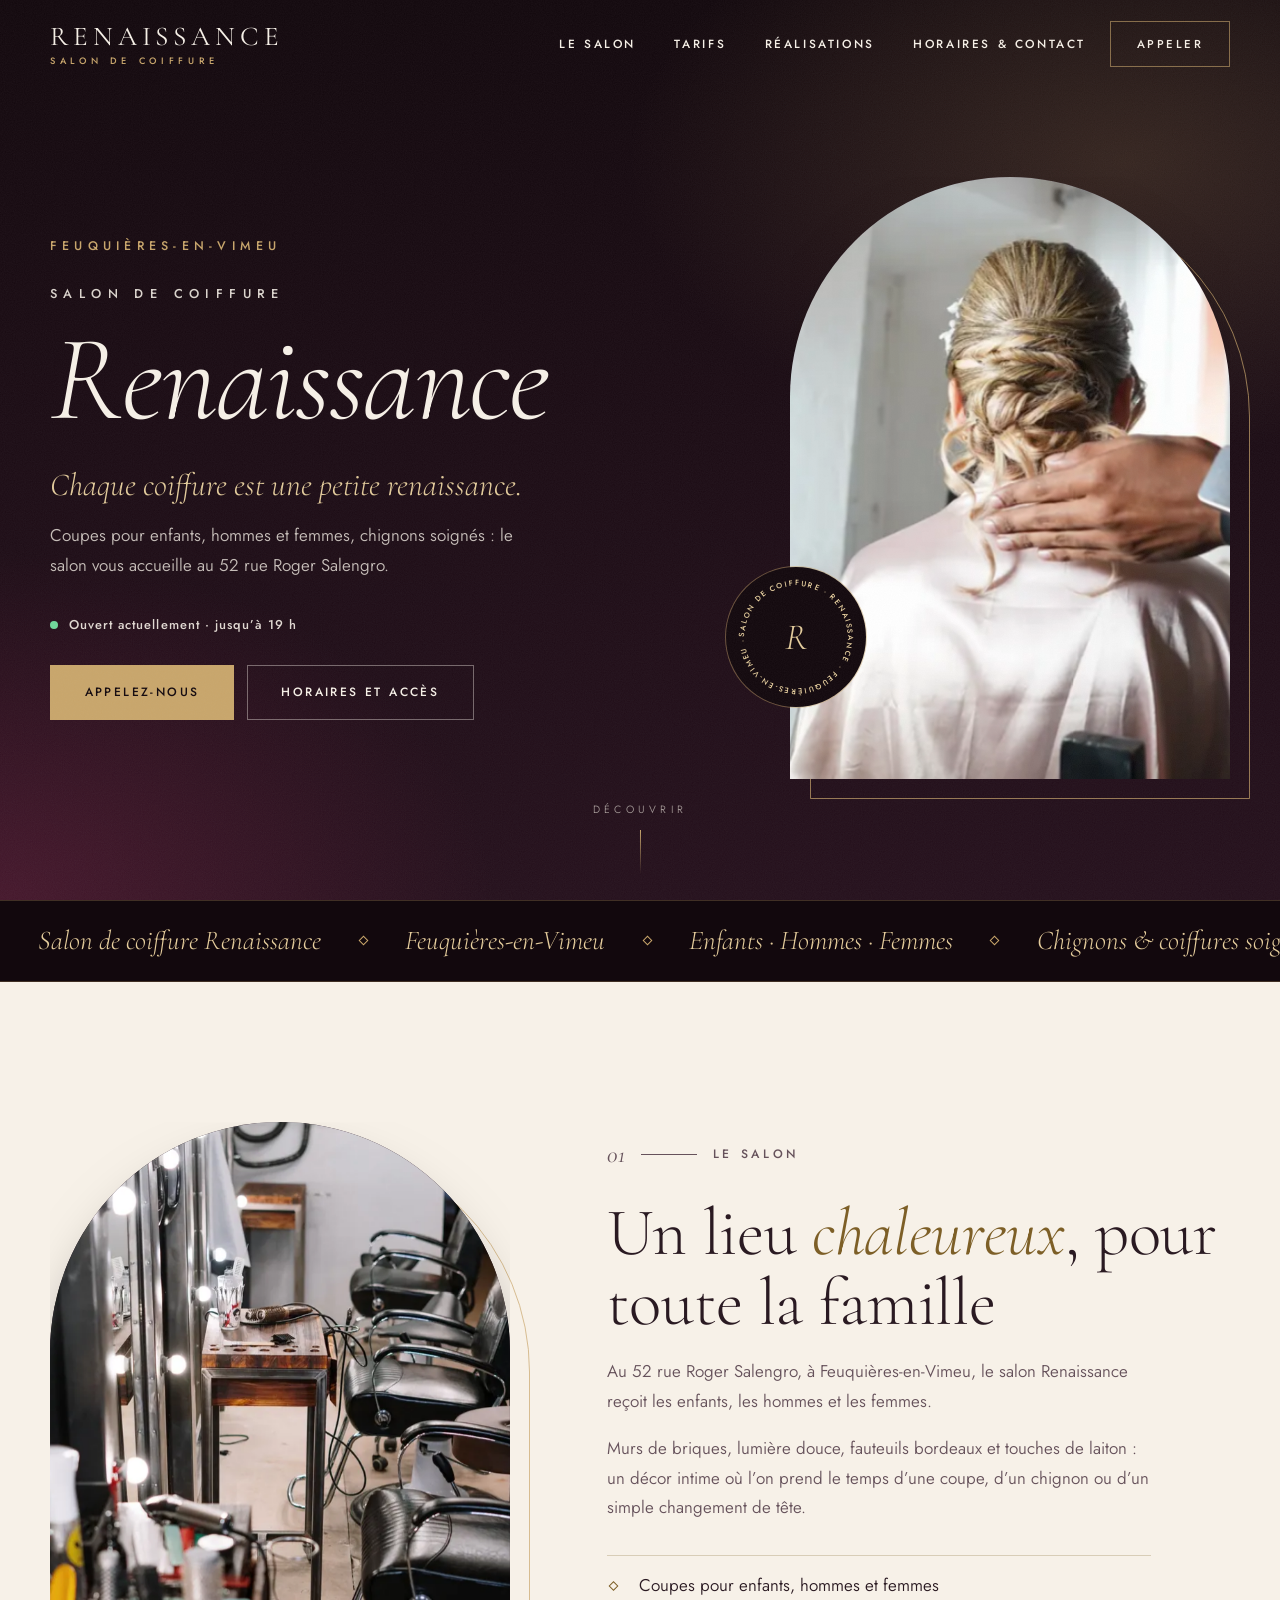
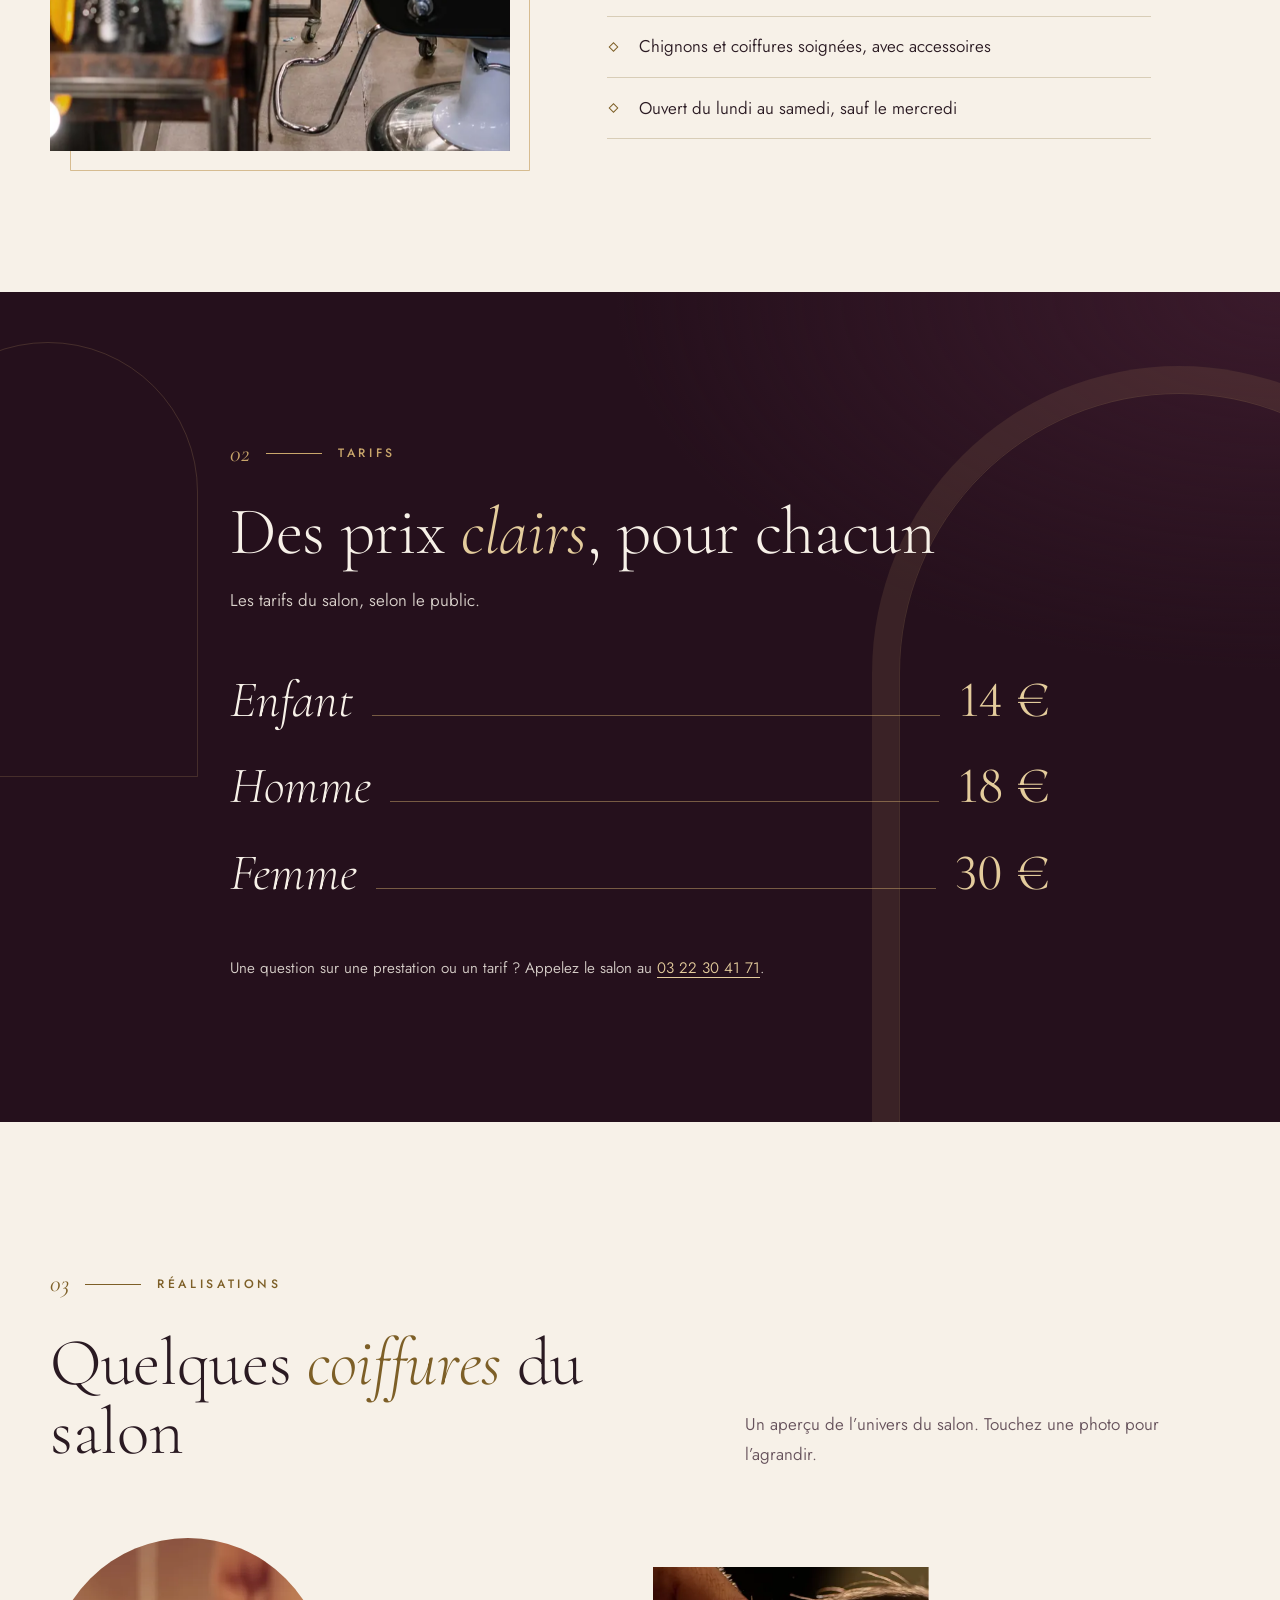
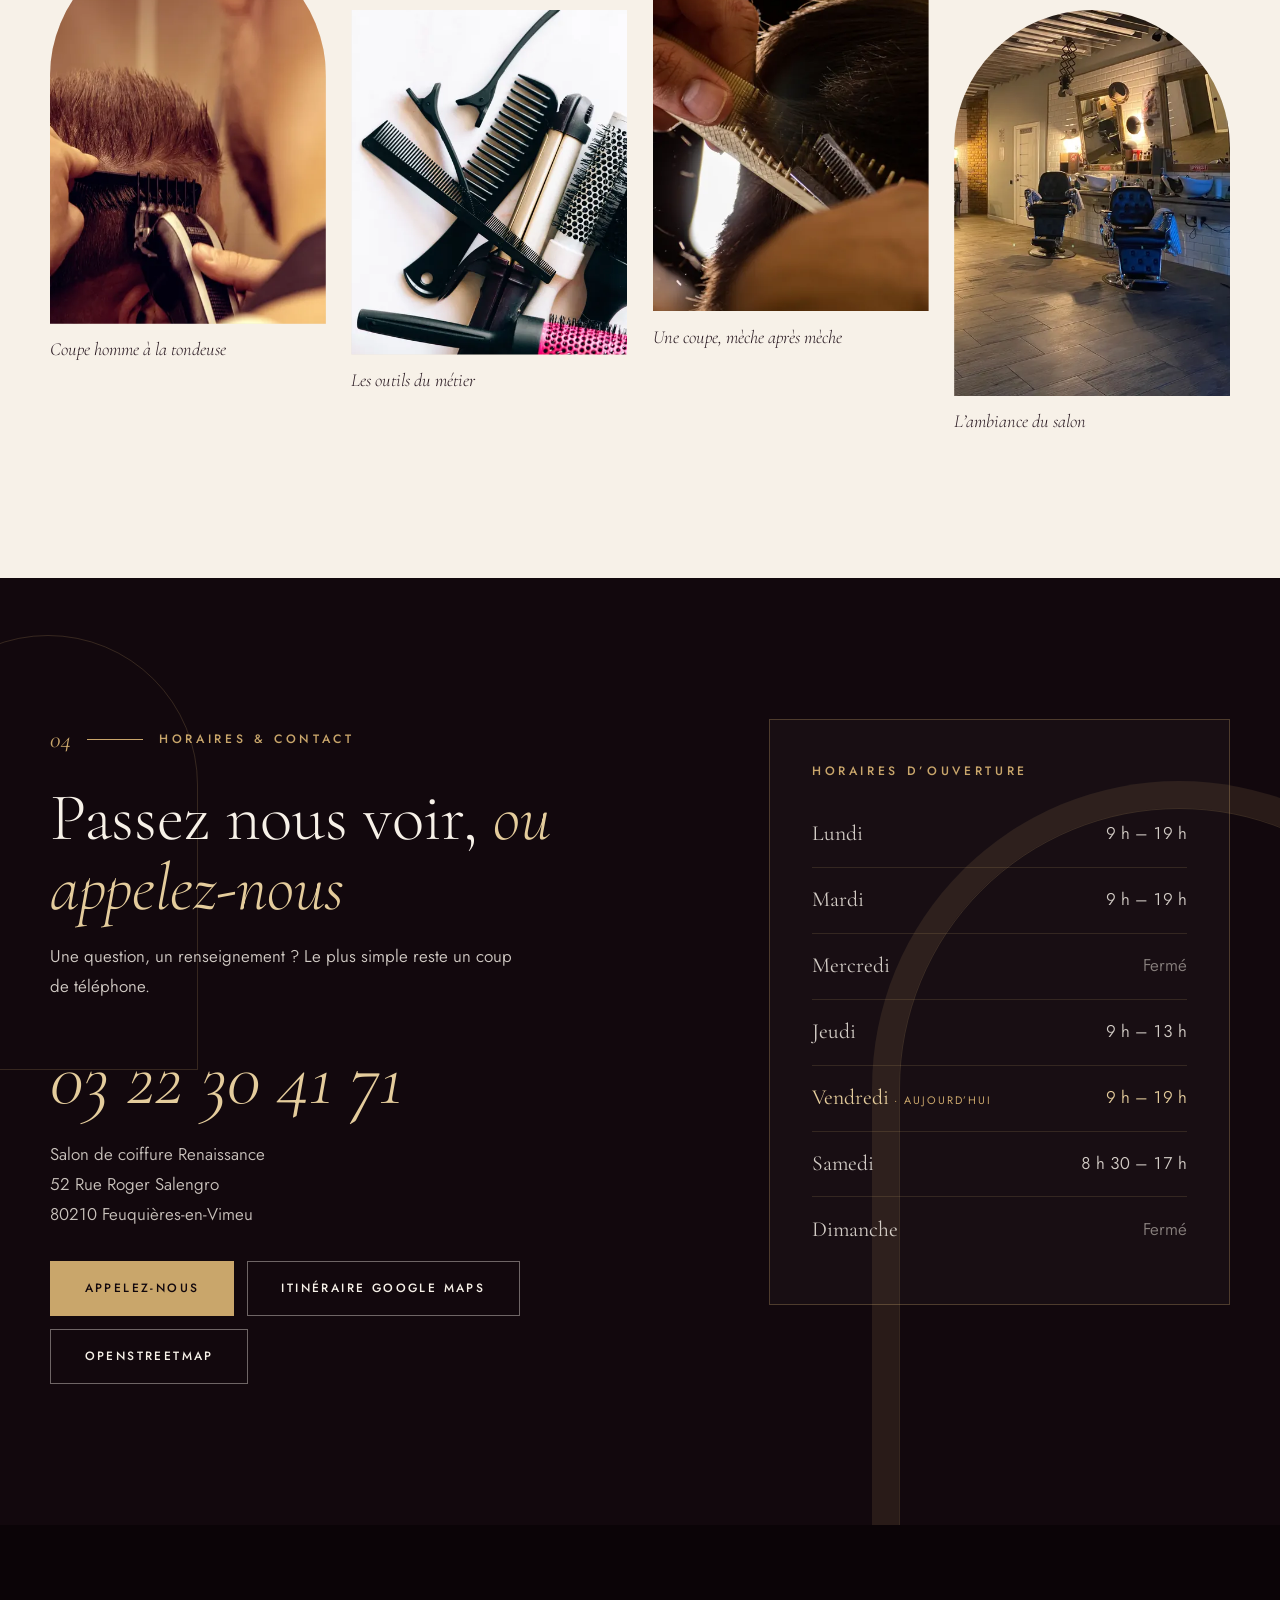
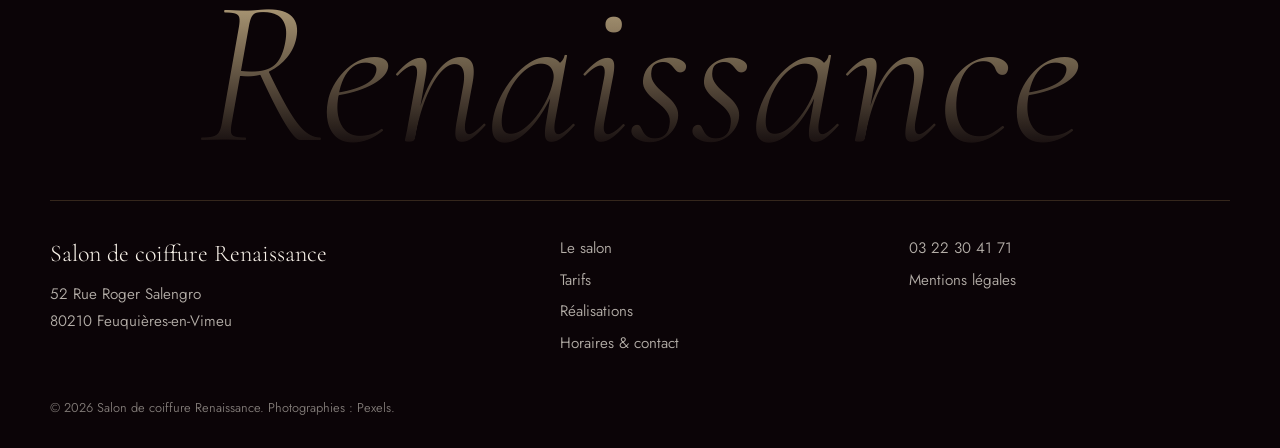
<file: index.html>
<!DOCTYPE html>
<html lang="fr">
<head>
  <meta charset="utf-8">
  <meta name="viewport" content="width=device-width, initial-scale=1">
  <meta name="robots" content="noindex, nofollow">
  <script>
    (function () {
      var d = document.documentElement;
      d.classList.add("js");
      if (!window.matchMedia("(prefers-reduced-motion: reduce)").matches) d.classList.add("anim");
      /* Filet de sécurité : si le script principal ne démarre pas, tout reste visible. */
      setTimeout(function () { if (!window.__salonPret) d.classList.remove("anim"); }, 4000);
    })();
  </script>

  <title>Salon de coiffure Renaissance à Feuquières-en-Vimeu | Enfants, hommes, femmes</title>
  <meta name="description" content="Salon de coiffure Renaissance, 52 rue Roger Salengro à Feuquières-en-Vimeu. Coupes enfant dès 14 €, homme 18 €, femme 30 €. Horaires, tarifs et itinéraire. Appelez le 03 22 30 41 71.">
  <meta name="theme-color" content="#12080d">

  <!-- À COMPLÉTER : remplacer https://www.votre-domaine.fr par l'adresse réelle du site (canonical, Open Graph, sitemap, données structurées) -->
  <link rel="canonical" href="https://www.votre-domaine.fr/">

  <meta property="og:type" content="website">
  <meta property="og:locale" content="fr_FR">
  <meta property="og:site_name" content="Salon de coiffure Renaissance">
  <meta property="og:title" content="Salon de coiffure Renaissance à Feuquières-en-Vimeu">
  <meta property="og:description" content="Coupes pour enfants, hommes et femmes, chignons et coiffures soignées. 52 rue Roger Salengro, Feuquières-en-Vimeu.">
  <meta property="og:url" content="https://www.votre-domaine.fr/">
  <meta property="og:image" content="https://www.votre-domaine.fr/images/og-salon-renaissance.jpg">
  <meta property="og:image:width" content="1200">
  <meta property="og:image:height" content="630">
  <meta property="og:image:alt" content="Chignon bas aux mèches torsadées, vu de dos">
  <meta name="twitter:card" content="summary_large_image">

  <link rel="preload" href="fonts/cormorant-garamond-latin-300-italic.woff2" as="font" type="font/woff2" crossorigin>
  <link rel="preload" href="fonts/cormorant-garamond-latin-300-normal.woff2" as="font" type="font/woff2" crossorigin>
  <link rel="preload" href="fonts/jost-latin-wght-normal.woff2" as="font" type="font/woff2" crossorigin>
  <link rel="icon" href="favicon.svg" type="image/svg+xml">
  <link rel="stylesheet" href="css/style.css">

  <script type="application/ld+json">
  {
    "@context": "https://schema.org",
    "@type": "HairSalon",
    "name": "Salon de coiffure Renaissance",
    "url": "https://www.votre-domaine.fr/",
    "image": "https://www.votre-domaine.fr/images/og-salon-renaissance.jpg",
    "telephone": "+33322304171",
    "priceRange": "14 € - 30 €",
    "address": {
      "@type": "PostalAddress",
      "streetAddress": "52 Rue Roger Salengro",
      "postalCode": "80210",
      "addressLocality": "Feuquières-en-Vimeu",
      "addressCountry": "FR"
    },
    "openingHoursSpecification": [
      {
        "@type": "OpeningHoursSpecification",
        "dayOfWeek": ["Monday", "Tuesday", "Friday"],
        "opens": "09:00",
        "closes": "19:00"
      },
      {
        "@type": "OpeningHoursSpecification",
        "dayOfWeek": "Thursday",
        "opens": "09:00",
        "closes": "13:00"
      },
      {
        "@type": "OpeningHoursSpecification",
        "dayOfWeek": "Saturday",
        "opens": "08:30",
        "closes": "17:00"
      }
    ]
  }
  </script>
</head>

<body>
  <a class="lien-evitement" href="#contenu">Aller au contenu</a>
  <div class="progression" id="progression" aria-hidden="true"></div>

  <!-- ===== En-tête ===== -->
  <header class="entete entete--menu" id="entete">
    <div class="conteneur entete__interieur">
      <a class="logo" href="#accueil" aria-label="Salon de coiffure Renaissance, retour à l’accueil">
        <span class="logo__nom">Renaissance</span>
        <span class="logo__baseline">Salon de coiffure</span>
      </a>

      <button class="burger" type="button" aria-expanded="false" aria-controls="menu" aria-label="Ouvrir le menu">
        <span class="burger__trait"></span>
        <span class="burger__trait"></span>
      </button>

      <nav class="menu" id="menu" aria-label="Navigation principale">
        <ul class="menu__liste">
          <li style="--i:1"><a href="#salon"><span class="menu__num">01</span>Le salon</a></li>
          <li style="--i:2"><a href="#tarifs"><span class="menu__num">02</span>Tarifs</a></li>
          <li style="--i:3"><a href="#realisations"><span class="menu__num">03</span>Réalisations</a></li>
          <li style="--i:4"><a href="#contact"><span class="menu__num">04</span>Horaires &amp; contact</a></li>
        </ul>
        <div class="menu__pied">
          <a href="tel:+33322304171">03&nbsp;22&nbsp;30&nbsp;41&nbsp;71</a>
          <span>52 Rue Roger Salengro, Feuquières-en-Vimeu</span>
        </div>
      </nav>

      <a class="entete__appel" href="tel:+33322304171">Appeler</a>
    </div>
  </header>

  <main id="contenu">

    <!-- ===== Accueil ===== -->
    <section class="hero" id="accueil" aria-labelledby="titre-accueil">
      <div class="conteneur hero__grille">
        <div class="hero__texte">
          <p class="surtitre" data-reveal>Feuquières-en-Vimeu</p>

          <h1 class="hero__titre" id="titre-accueil" aria-label="Salon de coiffure Renaissance">
            <span class="hero__sur" data-reveal style="--d:.1s">Salon de coiffure</span>
            <span class="hero__nom" data-split data-reveal>Renaissance</span>
          </h1>

          <p class="hero__devise" data-reveal style="--d:.9s">Chaque coiffure est une petite renaissance.</p>
          <p class="hero__lede" data-reveal style="--d:1.05s">Coupes pour enfants, hommes et femmes, chignons soignés : le salon vous accueille au 52 rue Roger Salengro.</p>

          <p class="statut" id="statut" hidden data-reveal style="--d:1.15s">
            <span class="statut__point" aria-hidden="true"></span>
            <span id="statut-texte"></span>
          </p>

          <div class="actions" data-reveal style="--d:1.25s">
            <a class="bouton bouton--or" href="tel:+33322304171"><span>Appelez-nous</span></a>
            <a class="bouton bouton--ligne" href="#contact"><span>Horaires et accès</span></a>
          </div>
        </div>

        <div class="hero__visuel">
          <div class="cadre-or">
            <figure class="arche" data-reveal="image" style="--d:.2s">
              <div class="parallaxe" data-parallax="1">
                <img
                  src="images/chignon-bas-tresse-800.webp"
                  srcset="images/chignon-bas-tresse-480.webp 480w, images/chignon-bas-tresse-800.webp 800w, images/chignon-bas-tresse-1200.webp 1200w"
                  sizes="(min-width: 900px) 440px, 80vw"
                  width="800" height="1067"
                  fetchpriority="high"
                  alt="Chignon bas aux mèches torsadées et aux petites fleurs blanches, vu de dos pendant la coiffure">
              </div>
            </figure>
          </div>

          <svg class="sceau" viewBox="0 0 200 200" aria-hidden="true" focusable="false">
            <defs>
              <path id="cercle" d="M100,100 m-78,0 a78,78 0 1,1 156,0 a78,78 0 1,1 -156,0"/>
            </defs>
            <text>
              <textPath href="#cercle" textLength="484" lengthAdjust="spacing">SALON DE COIFFURE · RENAISSANCE · FEUQUIÈRES-EN-VIMEU ·</textPath>
            </text>
            <text class="sceau__r" x="100" y="118" text-anchor="middle">R</text>
          </svg>
        </div>
      </div>

      <a class="hero__defiler" href="#salon" aria-label="Découvrir le salon">
        <span>Découvrir</span>
        <span class="hero__defiler-trait" aria-hidden="true"></span>
      </a>
    </section>

    <!-- ===== Bandeau défilant ===== -->
    <div class="ruban" aria-hidden="true">
      <div class="ruban__piste">
        <span>Salon de coiffure Renaissance</span><i></i><span>Feuquières-en-Vimeu</span><i></i><span>Enfants · Hommes · Femmes</span><i></i><span>Chignons &amp; coiffures soignées</span><i></i>
        <span>Salon de coiffure Renaissance</span><i></i><span>Feuquières-en-Vimeu</span><i></i><span>Enfants · Hommes · Femmes</span><i></i><span>Chignons &amp; coiffures soignées</span><i></i>
      </div>
    </div>

    <!-- ===== Le salon ===== -->
    <section class="section section--ivoire" id="salon" aria-labelledby="titre-salon">
      <div class="conteneur salon__grille">
        <div class="salon__visuel">
          <div class="cadre-or cadre-or--bas">
            <figure class="arche" data-reveal="image">
              <div class="parallaxe" data-parallax="1">
                <img
                  src="images/salon-fauteuils-miroirs-800.webp"
                  srcset="images/salon-fauteuils-miroirs-480.webp 480w, images/salon-fauteuils-miroirs-800.webp 800w, images/salon-fauteuils-miroirs-1200.webp 1200w"
                  sizes="(min-width: 900px) 40vw, 80vw"
                  width="800" height="1067"
                  loading="lazy"
                  alt="Rangée de fauteuils en cuir noir face à de grands miroirs entourés d’ampoules, avec un chariot de brosses et de sèche-cheveux">
              </div>
            </figure>
          </div>
        </div>

        <div class="salon__texte">
          <p class="numero" data-reveal><span class="numero__n">01</span><span class="numero__ligne"></span>Le salon</p>
          <h2 id="titre-salon" data-reveal style="--d:.08s">Un lieu <em>chaleureux</em>, pour toute la famille</h2>
          <p data-reveal style="--d:.16s">Au 52 rue Roger Salengro, à Feuquières-en-Vimeu, le salon Renaissance reçoit les enfants, les hommes et les femmes.</p>
          <p data-reveal style="--d:.24s">Murs de briques, lumière douce, fauteuils bordeaux et touches de laiton : un décor intime où l’on prend le temps d’une coupe, d’un chignon ou d’un simple changement de tête.</p>

          <ul class="atouts">
            <li data-reveal style="--d:.32s">Coupes pour enfants, hommes et femmes</li>
            <li data-reveal style="--d:.4s">Chignons et coiffures soignées, avec accessoires</li>
            <li data-reveal style="--d:.48s">Ouvert du lundi au samedi, sauf le mercredi</li>
          </ul>
        </div>
      </div>
    </section>

    <!-- ===== Tarifs ===== -->
    <section class="section section--nuit section--arches" id="tarifs" aria-labelledby="titre-tarifs">
      <div class="conteneur tarifs">
        <div class="tarifs__entete">
          <p class="numero" data-reveal><span class="numero__n">02</span><span class="numero__ligne"></span>Tarifs</p>
          <h2 id="titre-tarifs" data-reveal style="--d:.08s">Des prix <em>clairs</em>, pour chacun</h2>
          <p data-reveal style="--d:.16s">Les tarifs du salon, selon le public.</p>
          <!-- À COMPLÉTER : préciser ce que comprend chaque tarif (coupe seule, shampoing, brushing…) -->
        </div>

        <ul class="tarifs__liste">
          <li class="tarif" data-reveal>
            <span class="tarif__nom">Enfant</span>
            <span class="tarif__trait" aria-hidden="true"></span>
            <span class="tarif__prix">14&nbsp;€</span>
          </li>
          <li class="tarif" data-reveal style="--d:.12s">
            <span class="tarif__nom">Homme</span>
            <span class="tarif__trait" aria-hidden="true"></span>
            <span class="tarif__prix">18&nbsp;€</span>
          </li>
          <li class="tarif" data-reveal style="--d:.24s">
            <span class="tarif__nom">Femme</span>
            <span class="tarif__trait" aria-hidden="true"></span>
            <span class="tarif__prix">30&nbsp;€</span>
          </li>
        </ul>

        <p class="tarifs__note" data-reveal style="--d:.3s">Une question sur une prestation ou un tarif ? Appelez le salon au <a href="tel:+33322304171">03&nbsp;22&nbsp;30&nbsp;41&nbsp;71</a>.</p>
      </div>
    </section>

    <!-- ===== Réalisations ===== -->
    <section class="section section--ivoire" id="realisations" aria-labelledby="titre-realisations">
      <div class="conteneur">
        <div class="entete-section">
          <div>
            <p class="numero" data-reveal><span class="numero__n">03</span><span class="numero__ligne"></span>Réalisations</p>
            <h2 id="titre-realisations" data-reveal style="--d:.08s">Quelques <em>coiffures</em> du salon</h2>
          </div>
          <p data-reveal style="--d:.16s">Un aperçu de l’univers du salon. Touchez une photo pour l’agrandir.</p>
        </div>

        <!-- À COMPLÉTER : remplacer ces photos Pexels (provisoires) par les vraies photos du salon, avec accord de la cliente et des photographes -->
        <ul class="galerie">
          <li class="galerie__case galerie__case--1">
            <button class="galerie__item" type="button"
              data-grand="images/coupe-tondeuse-homme-1200.webp"
              data-legende="Coupe homme à la tondeuse"
              data-alt="Gros plan sur la nuque d’un client dégradée à la tondeuse et au peigne">
              <span class="galerie__cadre" data-reveal="image">
                <img src="images/coupe-tondeuse-homme-800.webp"
                  srcset="images/coupe-tondeuse-homme-480.webp 480w, images/coupe-tondeuse-homme-800.webp 800w"
                  sizes="(min-width: 900px) 24vw, 45vw"
                  width="800" height="1067" loading="lazy"
                  alt="Gros plan sur la nuque d’un client dégradée à la tondeuse et au peigne">
              </span>
              <span class="galerie__legende">Coupe homme à la tondeuse</span>
            </button>
          </li>
          <li class="galerie__case galerie__case--2">
            <button class="galerie__item" type="button"
              data-grand="images/outils-coiffure-1200.webp"
              data-legende="Les outils du métier"
              data-alt="Peignes, pinces, fer à boucler et brosses rondes posés sur un plan de travail clair">
              <span class="galerie__cadre" data-reveal="image" style="--d:.12s">
                <img src="images/outils-coiffure-800.webp"
                  srcset="images/outils-coiffure-480.webp 480w, images/outils-coiffure-800.webp 800w"
                  sizes="(min-width: 900px) 24vw, 45vw"
                  width="800" height="1067" loading="lazy"
                  alt="Peignes, pinces, fer à boucler et brosses rondes posés sur un plan de travail clair">
              </span>
              <span class="galerie__legende">Les outils du métier</span>
            </button>
          </li>
          <li class="galerie__case galerie__case--3">
            <button class="galerie__item" type="button"
              data-grand="images/peigne-meches-1200.webp"
              data-legende="Une coupe, mèche après mèche"
              data-alt="Gros plan d’une main qui tient une mèche de cheveux bruns avec un peigne pendant la coupe">
              <span class="galerie__cadre" data-reveal="image" style="--d:.24s">
                <img src="images/peigne-meches-800.webp"
                  srcset="images/peigne-meches-480.webp 480w, images/peigne-meches-800.webp 800w"
                  sizes="(min-width: 900px) 24vw, 45vw"
                  width="800" height="1067" loading="lazy"
                  alt="Gros plan d’une main qui tient une mèche de cheveux bruns avec un peigne pendant la coupe">
              </span>
              <span class="galerie__legende">Une coupe, mèche après mèche</span>
            </button>
          </li>
          <li class="galerie__case galerie__case--4">
            <button class="galerie__item" type="button"
              data-grand="images/salon-ambiance-1200.webp"
              data-legende="L’ambiance du salon"
              data-alt="Salle de coiffure aux fauteuils noirs, grands miroirs encadrés de bois et murs de carrelage blanc">
              <span class="galerie__cadre" data-reveal="image" style="--d:.36s">
                <img src="images/salon-ambiance-800.webp"
                  srcset="images/salon-ambiance-480.webp 480w, images/salon-ambiance-800.webp 800w"
                  sizes="(min-width: 900px) 24vw, 45vw"
                  width="800" height="1067" loading="lazy"
                  alt="Salle de coiffure aux fauteuils noirs, grands miroirs encadrés de bois et murs de carrelage blanc">
              </span>
              <span class="galerie__legende">L’ambiance du salon</span>
            </button>
          </li>
        </ul>
      </div>
    </section>

    <!-- ===== Horaires & contact ===== -->
    <section class="section section--noir section--arches" id="contact" aria-labelledby="titre-contact">
      <div class="conteneur contact">
        <div class="contact__texte">
          <p class="numero" data-reveal><span class="numero__n">04</span><span class="numero__ligne"></span>Horaires &amp; contact</p>
          <h2 id="titre-contact" data-reveal style="--d:.08s">Passez nous voir, <em>ou appelez-nous</em></h2>
          <p data-reveal style="--d:.16s">Une question, un renseignement ? Le plus simple reste un coup de téléphone.</p>

          <a class="contact__tel" href="tel:+33322304171" data-reveal style="--d:.24s">03&nbsp;22&nbsp;30&nbsp;41&nbsp;71</a>

          <address class="contact__adresse" data-reveal style="--d:.32s">
            Salon de coiffure Renaissance<br>
            52 Rue Roger Salengro<br>
            80210 Feuquières-en-Vimeu
          </address>
          <!-- À COMPLÉTER : adresse e-mail du salon. Aucun e-mail n'était fourni dans le document.
          <p class="contact__mail"><a href="mailto:ADRESSE@A-COMPLETER.fr">ADRESSE@A-COMPLETER.fr</a></p>
          (puis ajouter un bouton « Écrivez-nous » : <a class="bouton bouton--ligne" href="mailto:ADRESSE@A-COMPLETER.fr"><span>Écrivez-nous</span></a>)
          -->

          <div class="actions" data-reveal style="--d:.4s">
            <a class="bouton bouton--or" href="tel:+33322304171"><span>Appelez-nous</span></a>
            <a class="bouton bouton--ligne" href="https://www.google.com/maps/dir/?api=1&amp;destination=52+Rue+Roger+Salengro+80210+Feuqui%C3%A8res-en-Vimeu" target="_blank" rel="noopener"><span>Itinéraire Google&nbsp;Maps</span></a>
            <a class="bouton bouton--ligne" href="https://www.openstreetmap.org/search?query=52%20Rue%20Roger%20Salengro%2C%2080210%20Feuqui%C3%A8res-en-Vimeu" target="_blank" rel="noopener"><span>OpenStreetMap</span></a>
          </div>
        </div>

        <div class="horaires-carte" data-reveal style="--d:.2s">
          <h3>Horaires d’ouverture</h3>
          <table class="horaires" id="horaires">
            <caption class="visuellement-cache">Horaires d’ouverture du salon</caption>
            <tbody>
              <tr data-jour="1"><th scope="row">Lundi</th><td>9 h – 19 h</td></tr>
              <tr data-jour="2"><th scope="row">Mardi</th><td>9 h – 19 h</td></tr>
              <tr data-jour="3" class="ferme"><th scope="row">Mercredi</th><td>Fermé</td></tr>
              <tr data-jour="4"><th scope="row">Jeudi</th><td>9 h – 13 h</td></tr>
              <tr data-jour="5"><th scope="row">Vendredi</th><td>9 h – 19 h</td></tr>
              <tr data-jour="6"><th scope="row">Samedi</th><td>8 h 30 – 17 h</td></tr>
              <tr data-jour="0" class="ferme"><th scope="row">Dimanche</th><td>Fermé</td></tr>
            </tbody>
          </table>
        </div>
      </div>
    </section>
  </main>

  <!-- ===== Pied de page ===== -->
  <footer class="pied">
    <div class="conteneur">
      <p class="pied__mot" aria-hidden="true">Renaissance</p>
      <div class="pied__grille">
        <div>
          <p class="pied__titre">Salon de coiffure Renaissance</p>
          <address>52 Rue Roger Salengro<br>80210 Feuquières-en-Vimeu</address>
        </div>
        <ul>
          <li><a href="#salon">Le salon</a></li>
          <li><a href="#tarifs">Tarifs</a></li>
          <li><a href="#realisations">Réalisations</a></li>
          <li><a href="#contact">Horaires &amp; contact</a></li>
        </ul>
        <ul>
          <li><a href="tel:+33322304171">03 22 30 41 71</a></li>
          <li><a href="mentions-legales.html">Mentions légales</a></li>
        </ul>
      </div>
      <p class="pied__bas">© 2026 Salon de coiffure Renaissance. Photographies : Pexels.</p>
    </div>
  </footer>

  <!-- Barre d'appel visible sur mobile -->
  <div class="barre-mobile">
    <a class="bouton bouton--or" href="tel:+33322304171"><span>Appelez-nous</span></a>
    <a class="bouton bouton--ligne" href="https://www.google.com/maps/dir/?api=1&amp;destination=52+Rue+Roger+Salengro+80210+Feuqui%C3%A8res-en-Vimeu" target="_blank" rel="noopener"><span>Itinéraire</span></a>
  </div>

  <!-- Visionneuse photo -->
  <dialog class="lightbox" id="lightbox" aria-label="Photo agrandie" data-lenis-prevent>
    <button class="lightbox__fermer" type="button" id="lightbox-fermer" aria-label="Fermer">
      <span></span><span></span>
    </button>
    <button class="lightbox__nav lightbox__nav--prec" type="button" id="lightbox-prec" aria-label="Photo précédente">
      <svg viewBox="0 0 24 24" fill="none" stroke="currentColor" stroke-width="1.5" stroke-linecap="round" stroke-linejoin="round" aria-hidden="true"><path d="M15 5l-7 7 7 7"/></svg>
    </button>
    <figure class="lightbox__figure">
      <img id="lightbox-image" alt="" width="1200" height="1600">
      <figcaption class="lightbox__pied">
        <span id="lightbox-legende"></span>
        <span class="lightbox__compteur" id="lightbox-compteur"></span>
      </figcaption>
    </figure>
    <button class="lightbox__nav lightbox__nav--suiv" type="button" id="lightbox-suiv" aria-label="Photo suivante">
      <svg viewBox="0 0 24 24" fill="none" stroke="currentColor" stroke-width="1.5" stroke-linecap="round" stroke-linejoin="round" aria-hidden="true"><path d="M9 5l7 7-7 7"/></svg>
    </button>
  </dialog>

  <script src="js/vendor/lenis.min.js"></script>
  <script src="js/main.js" defer></script>
</body>
</html>
</file>
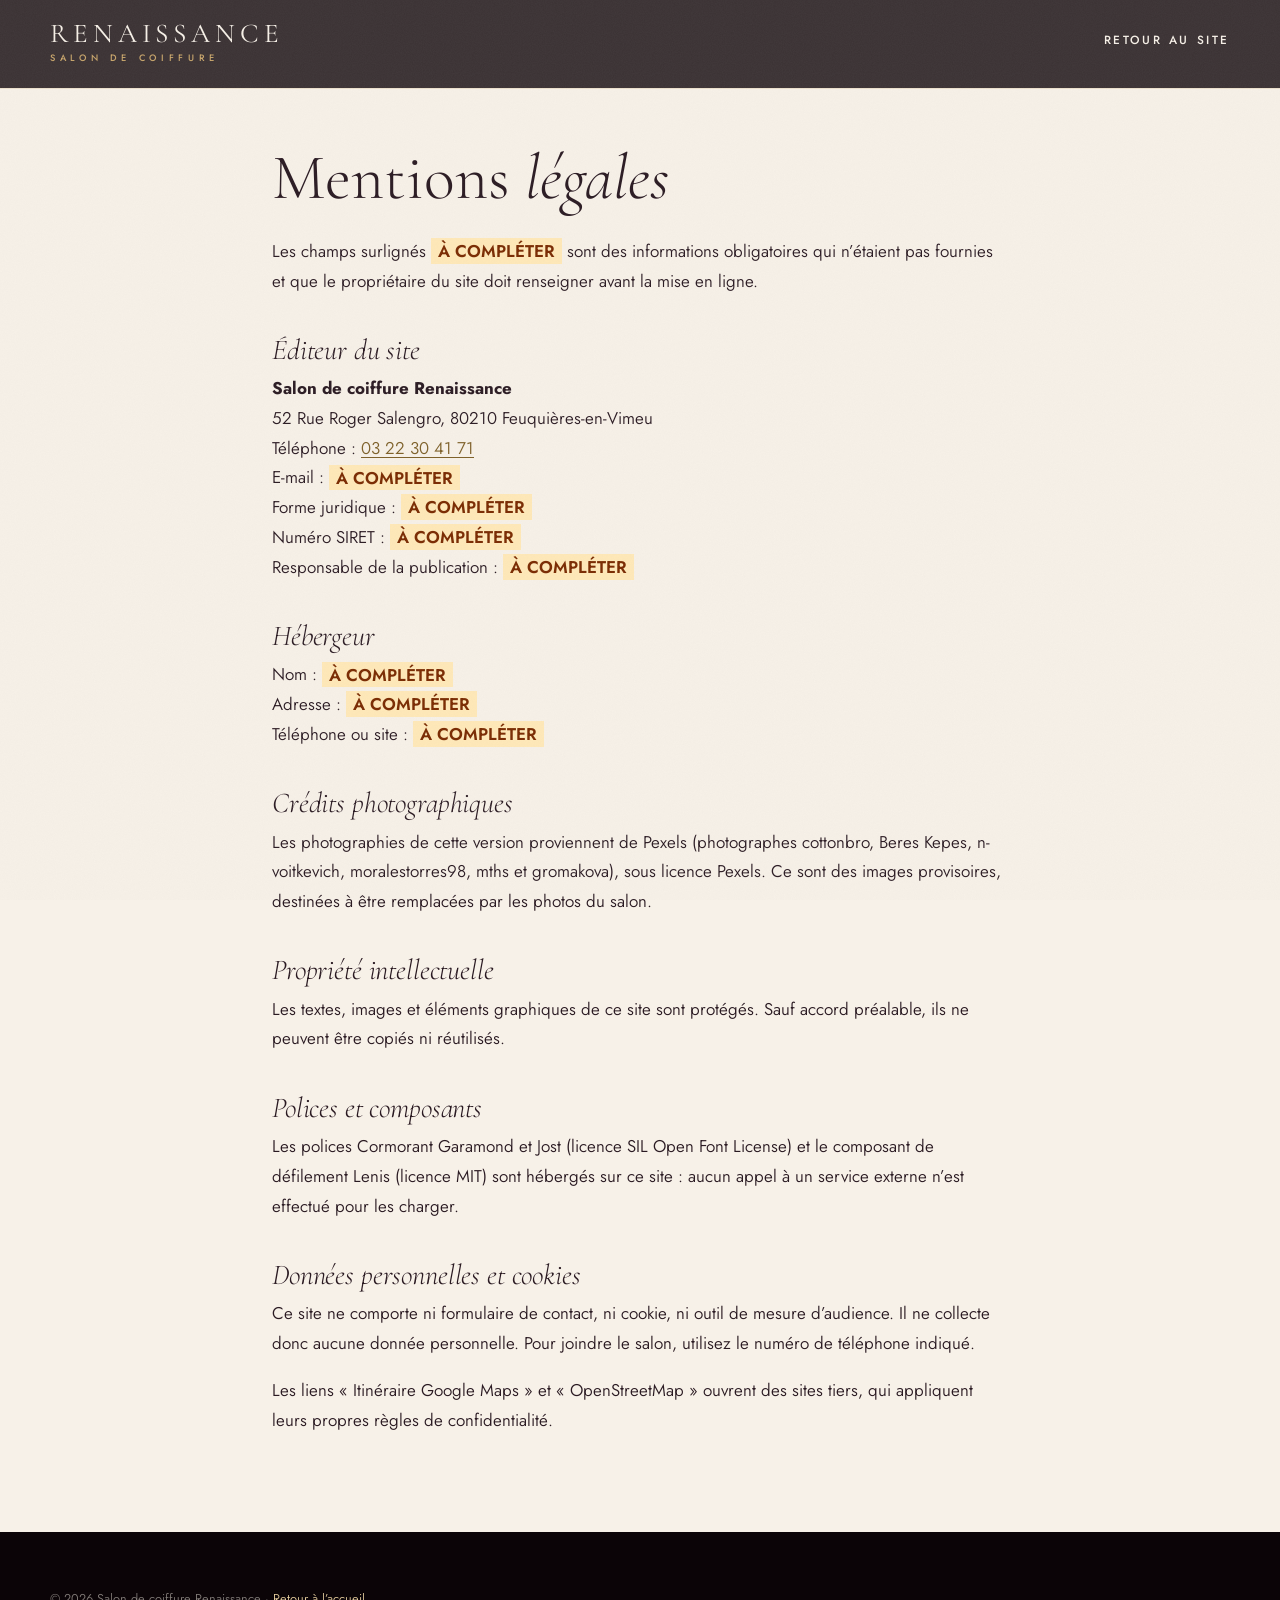
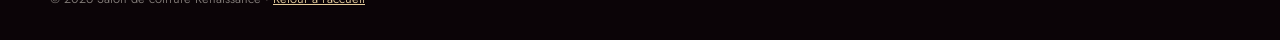
<file: mentions-legales.html>
<!DOCTYPE html>
<html lang="fr">
<head>
  <meta charset="utf-8">
  <meta name="viewport" content="width=device-width, initial-scale=1">
  <title>Mentions légales | Salon de coiffure Renaissance</title>
  <meta name="description" content="Mentions légales du site du salon de coiffure Renaissance, 52 rue Roger Salengro à Feuquières-en-Vimeu : éditeur, hébergeur, crédits photos et données personnelles.">
  <meta name="robots" content="noindex, follow">
  <meta name="theme-color" content="#12080d">
  <!-- À COMPLÉTER : remplacer https://www.votre-domaine.fr par l'adresse réelle du site -->
  <link rel="canonical" href="https://www.votre-domaine.fr/mentions-legales.html">
  <link rel="preload" href="fonts/cormorant-garamond-latin-300-normal.woff2" as="font" type="font/woff2" crossorigin>
  <link rel="preload" href="fonts/jost-latin-wght-normal.woff2" as="font" type="font/woff2" crossorigin>
  <link rel="icon" href="favicon.svg" type="image/svg+xml">
  <link rel="stylesheet" href="css/style.css">
</head>

<body style="padding-bottom: 0;">
  <a class="lien-evitement" href="#contenu">Aller au contenu</a>

  <header class="entete est-defile">
    <div class="conteneur entete__interieur">
      <a class="logo" href="index.html" aria-label="Salon de coiffure Renaissance, retour à l’accueil">
        <span class="logo__nom">Renaissance</span>
        <span class="logo__baseline">Salon de coiffure</span>
      </a>
      <nav class="menu" aria-label="Navigation principale">
        <ul class="menu__liste">
          <li><a href="index.html">Retour au site</a></li>
        </ul>
      </nav>
    </div>
  </header>

  <main id="contenu" class="page-texte">
    <div class="conteneur">
      <h1>Mentions <em>légales</em></h1>
      <p>Les champs surlignés <span class="a-completer">À COMPLÉTER</span> sont des informations obligatoires qui n’étaient pas fournies et que le propriétaire du site doit renseigner avant la mise en ligne.</p>

      <h2>Éditeur du site</h2>
      <p>
        <strong>Salon de coiffure Renaissance</strong><br>
        52 Rue Roger Salengro, 80210 Feuquières-en-Vimeu<br>
        Téléphone : <a href="tel:+33322304171">03 22 30 41 71</a><br>
        <!-- À COMPLÉTER : e-mail de contact -->
        E-mail : <span class="a-completer">À COMPLÉTER</span><br>
        <!-- À COMPLÉTER : forme juridique, SIRET, nom du responsable de publication -->
        Forme juridique : <span class="a-completer">À COMPLÉTER</span><br>
        Numéro SIRET : <span class="a-completer">À COMPLÉTER</span><br>
        Responsable de la publication : <span class="a-completer">À COMPLÉTER</span>
      </p>

      <h2>Hébergeur</h2>
      <p>
        <!-- À COMPLÉTER : nom, adresse et téléphone de l'hébergeur -->
        Nom : <span class="a-completer">À COMPLÉTER</span><br>
        Adresse : <span class="a-completer">À COMPLÉTER</span><br>
        Téléphone ou site : <span class="a-completer">À COMPLÉTER</span>
      </p>

      <h2>Crédits photographiques</h2>
      <p>Les photographies de cette version proviennent de Pexels (photographes cottonbro, Beres Kepes, n-voitkevich, moralestorres98, mths et gromakova), sous licence Pexels. Ce sont des images provisoires, destinées à être remplacées par les photos du salon.</p>
      <!-- À COMPLÉTER : après remplacement, indiquer les crédits des vraies photos (photographe, accord des personnes photographiées) -->

      <h2>Propriété intellectuelle</h2>
      <p>Les textes, images et éléments graphiques de ce site sont protégés. Sauf accord préalable, ils ne peuvent être copiés ni réutilisés.</p>

      <h2>Polices et composants</h2>
      <p>Les polices Cormorant Garamond et Jost (licence SIL Open Font License) et le composant de défilement Lenis (licence MIT) sont hébergés sur ce site : aucun appel à un service externe n’est effectué pour les charger.</p>

      <h2>Données personnelles et cookies</h2>
      <p>Ce site ne comporte ni formulaire de contact, ni cookie, ni outil de mesure d’audience. Il ne collecte donc aucune donnée personnelle. Pour joindre le salon, utilisez le numéro de téléphone indiqué.</p>
      <p>Les liens « Itinéraire Google Maps » et « OpenStreetMap » ouvrent des sites tiers, qui appliquent leurs propres règles de confidentialité.</p>
    </div>
  </main>

  <footer class="pied">
    <div class="conteneur">
      <p class="pied__bas" style="margin: 0;">© 2026 Salon de coiffure Renaissance · <a href="index.html" style="color: var(--or-clair);">Retour à l’accueil</a></p>
    </div>
  </footer>
</body>
</html>
</file>
<file: css/style.css>
/* ==========================================================================
   Salon de coiffure Renaissance — feuille de style
   Direction : luxe discret. Noir bordeaux, ivoire, or champagne.
   Titres : Cormorant Garamond (auto-hébergée). Texte : Jost (auto-hébergée).
   Mobile-first.
   ========================================================================== */

/* ---------- Polices (auto-hébergées, aucun appel à un service tiers) ---------- */

@font-face {
  font-family: "Cormorant Garamond";
  font-style: normal;
  font-weight: 300;
  font-display: swap;
  src: url("../fonts/cormorant-garamond-latin-300-normal.woff2") format("woff2");
}
@font-face {
  font-family: "Cormorant Garamond";
  font-style: italic;
  font-weight: 300;
  font-display: swap;
  src: url("../fonts/cormorant-garamond-latin-300-italic.woff2") format("woff2");
}
@font-face {
  font-family: "Cormorant Garamond";
  font-style: normal;
  font-weight: 400;
  font-display: swap;
  src: url("../fonts/cormorant-garamond-latin-400-normal.woff2") format("woff2");
}
@font-face {
  font-family: "Cormorant Garamond";
  font-style: italic;
  font-weight: 400;
  font-display: swap;
  src: url("../fonts/cormorant-garamond-latin-400-italic.woff2") format("woff2");
}
@font-face {
  font-family: "Cormorant Garamond";
  font-style: normal;
  font-weight: 500;
  font-display: swap;
  src: url("../fonts/cormorant-garamond-latin-500-normal.woff2") format("woff2");
}
@font-face {
  font-family: "Cormorant Garamond";
  font-style: italic;
  font-weight: 500;
  font-display: swap;
  src: url("../fonts/cormorant-garamond-latin-500-italic.woff2") format("woff2");
}
@font-face {
  font-family: "Jost";
  font-style: normal;
  font-weight: 100 900;
  font-display: swap;
  src: url("../fonts/jost-latin-wght-normal.woff2") format("woff2");
}

/* ---------- Variables ---------- */

:root {
  --noir: #12080d;
  --nuit: #25101c;
  --nuit-clair: #3a1a2b;
  --ivoire: #f7f1e8;
  --ivoire-2: #efe5d6;
  --or: #c9a66b;
  --or-clair: #e4cc9c;
  --or-texte: #7d5f27;
  --texte: #2a1a22;
  --texte-doux: #66525b;

  --f-titre: "Cormorant Garamond", "Iowan Old Style", "Palatino Linotype", Georgia, serif;
  --f-texte: "Jost", system-ui, -apple-system, "Segoe UI", Roboto, Arial, sans-serif;

  --ease-out: cubic-bezier(0.16, 1, 0.3, 1);
  --ease-soft: cubic-bezier(0.65, 0, 0.35, 1);
  --largeur: 1180px;
  --h-entete: 72px;
}

*,
*::before,
*::after {
  box-sizing: border-box;
}

html {
  scroll-behavior: smooth;
  scroll-padding-top: 80px;
  -webkit-text-size-adjust: 100%;
}

/* Défilement fluide géré par Lenis : on neutralise le défilement natif */
html.lenis,
html.lenis body {
  height: auto;
}
.lenis.lenis-smooth {
  scroll-behavior: auto !important;
}
.lenis:not(.lenis-autoToggle).lenis-stopped {
  overflow: clip;
}
.lenis [data-lenis-prevent] {
  overscroll-behavior: contain;
}
html.menu-ouvert {
  overflow: hidden;
}

body {
  margin: 0;
  font-family: var(--f-texte);
  font-size: 1.0625rem;
  font-weight: 360;
  line-height: 1.75;
  color: var(--texte);
  background: var(--ivoire);
  padding-bottom: 76px;
  -webkit-font-smoothing: antialiased;
  -moz-osx-font-smoothing: grayscale;
  text-rendering: optimizeLegibility;
}

/* Grain très léger : donne de la matière aux aplats */
body::after {
  content: "";
  position: fixed;
  inset: 0;
  z-index: 300;
  pointer-events: none;
  opacity: 0.06;
  background-image: url("data:image/svg+xml;utf8,<svg xmlns='http://www.w3.org/2000/svg' width='180' height='180'><filter id='n'><feTurbulence type='fractalNoise' baseFrequency='0.9' numOctaves='2' stitchTiles='stitch'/><feColorMatrix values='0 0 0 0 0.5  0 0 0 0 0.5  0 0 0 0 0.5  0 0 0 1 0'/></filter><rect width='100%' height='100%' filter='url(%23n)'/></svg>");
}

img {
  display: block;
  max-width: 100%;
  height: auto;
}

a {
  color: inherit;
}

::selection {
  background: var(--or);
  color: var(--noir);
}

:focus-visible {
  outline: 2px solid var(--or);
  outline-offset: 4px;
}

h1,
h2,
h3,
p {
  margin-top: 0;
}

h2 {
  margin-bottom: 1.2rem;
  font-family: var(--f-titre);
  font-size: clamp(2.4rem, 6vw, 4.2rem);
  font-weight: 300;
  line-height: 1.04;
  letter-spacing: -0.005em;
}

h2 em {
  font-style: italic;
  font-weight: 300;
  color: var(--or-texte);
}

.conteneur {
  width: min(100% - 3rem, var(--largeur));
  margin-inline: auto;
}

.visuellement-cache {
  position: absolute;
  width: 1px;
  height: 1px;
  margin: -1px;
  padding: 0;
  overflow: hidden;
  clip: rect(0 0 0 0);
  white-space: nowrap;
  border: 0;
}

.lien-evitement {
  position: fixed;
  left: 1rem;
  top: -5rem;
  z-index: 400;
  padding: 0.8rem 1.2rem;
  background: var(--or);
  color: var(--noir);
  text-decoration: none;
}
.lien-evitement:focus {
  top: 1rem;
}

.progression {
  position: fixed;
  inset: 0 0 auto 0;
  z-index: 120;
  height: 2px;
  background: linear-gradient(90deg, var(--or), var(--or-clair));
  transform: scaleX(var(--p, 0));
  transform-origin: left;
}

/* ---------- Éléments récurrents ---------- */

.surtitre {
  margin-bottom: 1.6rem;
  font-size: 0.78rem;
  font-weight: 500;
  letter-spacing: 0.42em;
  text-transform: uppercase;
  color: var(--or);
}

.numero {
  display: flex;
  align-items: center;
  gap: 1rem;
  margin-bottom: 1.4rem;
  font-size: 0.76rem;
  font-weight: 500;
  letter-spacing: 0.3em;
  text-transform: uppercase;
  color: var(--or-texte);
}
.numero__n {
  font-family: var(--f-titre);
  font-size: 1.5rem;
  font-style: italic;
  font-weight: 400;
  letter-spacing: 0;
}
.numero__ligne {
  width: 56px;
  height: 1px;
  background: currentColor;
}

.section--nuit .numero,
.section--noir .numero {
  color: var(--or);
}
.section--nuit h2 em,
.section--noir h2 em {
  color: var(--or-clair);
}

.section {
  position: relative;
  padding: clamp(4.5rem, 11vw, 9.5rem) 0;
}
.section--ivoire {
  background: var(--ivoire);
}
.section--nuit {
  background: radial-gradient(80% 70% at 100% 0%, var(--nuit-clair), transparent 65%), var(--nuit);
  color: rgba(247, 241, 232, 0.86);
}
.section--noir {
  background: var(--noir);
  color: rgba(247, 241, 232, 0.84);
}
.section--nuit h2,
.section--noir h2 {
  color: var(--ivoire);
}

/* Arches décoratives en filigrane */
.section--arches {
  overflow: hidden;
}
.section--arches::before,
.section--arches::after {
  content: "";
  position: absolute;
  border: 1px solid rgba(201, 166, 107, 0.2);
  border-radius: 999px 999px 0 0;
  pointer-events: none;
}
.section--arches::before {
  width: min(70vw, 560px);
  aspect-ratio: 1 / 1.45;
  right: -14%;
  bottom: -10%;
  box-shadow: 0 0 0 26px transparent, 0 0 0 27px rgba(201, 166, 107, 0.12);
}
.section--arches::after {
  width: min(40vw, 300px);
  aspect-ratio: 1 / 1.45;
  left: -8%;
  top: 6%;
}
.section--arches > .conteneur {
  position: relative;
  z-index: 1;
}

/* ---------- Boutons ---------- */

.bouton {
  position: relative;
  display: inline-flex;
  align-items: center;
  justify-content: center;
  min-height: 52px;
  padding: 1rem 2.1rem;
  font-family: var(--f-texte);
  font-size: 0.75rem;
  font-weight: 500;
  letter-spacing: 0.2em;
  text-transform: uppercase;
  text-align: center;
  text-decoration: none;
  white-space: nowrap;
  border: 1px solid var(--or);
  cursor: pointer;
  overflow: hidden;
  isolation: isolate;
  transition: color 0.5s var(--ease-out);
}
.bouton::before {
  content: "";
  position: absolute;
  inset: 0;
  z-index: -1;
  transform: translateY(101%);
  background: var(--ivoire);
  transition: transform 0.6s var(--ease-out);
}
.bouton:hover::before,
.bouton:focus-visible::before {
  transform: translateY(0);
}
.bouton--or {
  background: var(--or);
  color: var(--noir);
}
.bouton--or:hover {
  color: var(--noir);
}
.bouton--ligne {
  color: var(--ivoire);
  border-color: rgba(247, 241, 232, 0.4);
}
.bouton--ligne:hover {
  color: var(--noir);
  border-color: var(--ivoire);
}

.actions {
  display: flex;
  flex-wrap: wrap;
  gap: 0.8rem;
}

/* ---------- En-tête ---------- */

.entete {
  position: fixed;
  inset: 0 0 auto 0;
  z-index: 80;
  color: var(--ivoire);
  transition: transform 0.7s var(--ease-out), background-color 0.5s ease, backdrop-filter 0.5s ease;
}
.entete.est-defile {
  background: rgba(18, 8, 13, 0.82);
  -webkit-backdrop-filter: blur(16px) saturate(1.2);
  backdrop-filter: blur(16px) saturate(1.2);
  box-shadow: 0 1px 0 rgba(201, 166, 107, 0.22);
}
.entete.est-cache {
  transform: translateY(-101%);
}
.entete__interieur {
  display: flex;
  align-items: center;
  justify-content: space-between;
  min-height: var(--h-entete);
  gap: 1.5rem;
}

.logo {
  display: flex;
  flex-direction: column;
  line-height: 1;
  text-decoration: none;
  color: var(--ivoire);
}
.logo__nom {
  font-family: var(--f-titre);
  font-size: 1.7rem;
  font-weight: 400;
  letter-spacing: 0.18em;
  text-transform: uppercase;
}
.logo__baseline {
  margin-top: 0.35rem;
  font-size: 0.58rem;
  font-weight: 500;
  letter-spacing: 0.5em;
  text-transform: uppercase;
  color: var(--or);
}

.entete__appel {
  display: none;
}

.menu__liste {
  display: flex;
  flex-wrap: wrap;
  gap: 0.2rem 1.6rem;
  margin: 0;
  padding: 0;
  list-style: none;
}
.menu__liste a {
  position: relative;
  display: inline-block;
  padding: 0.5rem 0;
  font-size: 0.74rem;
  font-weight: 500;
  letter-spacing: 0.22em;
  text-transform: uppercase;
  text-decoration: none;
}
.menu__liste a::after {
  content: "";
  position: absolute;
  left: 0;
  right: 0;
  bottom: 0.2rem;
  height: 1px;
  background: var(--or);
  transform: scaleX(0);
  transform-origin: right;
  transition: transform 0.6s var(--ease-out);
}
.menu__liste a:hover::after {
  transform: scaleX(1);
  transform-origin: left;
}
.menu__num,
.menu__pied,
.burger {
  display: none;
}

/* Menu burger plein écran (mobile) — uniquement avec JavaScript */
@media (max-width: 899px) {
  .js .entete--menu .burger {
    position: relative;
    z-index: 2;
    display: block;
    width: 48px;
    height: 48px;
    margin-right: -10px;
    padding: 0;
    color: var(--ivoire);
    background: none;
    border: 0;
    cursor: pointer;
  }
  .burger__trait {
    position: absolute;
    left: 12px;
    right: 12px;
    height: 1px;
    background: currentColor;
    transition: transform 0.6s var(--ease-out), top 0.6s var(--ease-out);
  }
  .burger__trait:nth-child(1) {
    top: 20px;
  }
  .burger__trait:nth-child(2) {
    top: 28px;
  }
  .menu-ouvert .burger__trait:nth-child(1) {
    top: 24px;
    transform: rotate(45deg);
  }
  .menu-ouvert .burger__trait:nth-child(2) {
    top: 24px;
    transform: rotate(-45deg);
  }

  .js .entete--menu .menu {
    position: fixed;
    inset: 0;
    z-index: 1;
    display: flex;
    flex-direction: column;
    justify-content: center;
    padding: 6rem 1.8rem 2.4rem;
    background: radial-gradient(90% 60% at 100% 0%, var(--nuit-clair), transparent 70%), var(--noir);
    clip-path: inset(0 0 100% 0);
    visibility: hidden;
    transition: clip-path 0.9s var(--ease-out), visibility 0s 0.9s;
  }
  .menu-ouvert .entete--menu .menu {
    clip-path: inset(0);
    visibility: visible;
    transition: clip-path 0.9s var(--ease-out), visibility 0s;
  }
  .js .entete--menu .logo,
  .js .entete--menu .burger {
    position: relative;
    z-index: 2;
  }
  .menu-ouvert .entete {
    background: transparent;
    box-shadow: none;
    backdrop-filter: none;
    -webkit-backdrop-filter: none;
  }
  .js .entete--menu .menu__liste {
    flex-direction: column;
    gap: 0;
  }
  .js .entete--menu .menu__liste a {
    display: flex;
    align-items: baseline;
    gap: 1.1rem;
    padding: 0.9rem 0;
    font-family: var(--f-titre);
    font-size: clamp(2.1rem, 9vw, 3rem);
    font-weight: 300;
    font-style: italic;
    letter-spacing: 0;
    text-transform: none;
    border-bottom: 1px solid rgba(201, 166, 107, 0.18);
  }
  .js .entete--menu .menu__liste a::after {
    display: none;
  }
  .js .entete--menu .menu__num {
    display: inline;
    font-family: var(--f-texte);
    font-size: 0.72rem;
    font-style: normal;
    letter-spacing: 0.2em;
    color: var(--or);
  }
  .js .entete--menu .menu__liste li {
    opacity: 0;
    transform: translateY(28px);
    transition: opacity 0.5s ease, transform 0.5s ease;
  }
  .menu-ouvert .entete--menu .menu__liste li {
    opacity: 1;
    transform: none;
    transition: opacity 0.9s var(--ease-out) calc(0.25s + var(--i) * 0.08s), transform 0.9s var(--ease-out) calc(0.25s + var(--i) * 0.08s);
  }
  .js .entete--menu .menu__pied {
    display: flex;
    flex-direction: column;
    gap: 0.3rem;
    margin-top: 2.4rem;
    font-size: 0.9rem;
    color: rgba(247, 241, 232, 0.7);
  }
  .menu__pied a {
    font-family: var(--f-titre);
    font-size: 1.8rem;
    color: var(--or-clair);
    text-decoration: none;
  }
}

/* Sans JavaScript : le menu reste visible sous le logo */
html:not(.js) .entete__interieur {
  flex-wrap: wrap;
  padding-bottom: 0.4rem;
}

/* ---------- Accueil ---------- */

.hero {
  position: relative;
  display: flex;
  align-items: center;
  min-height: 100vh;
  min-height: 100svh;
  padding: calc(var(--h-entete) + 2.5rem) 0 4.5rem;
  color: var(--ivoire);
  background:
    radial-gradient(60% 50% at 88% 18%, rgba(201, 166, 107, 0.18), transparent 65%),
    radial-gradient(55% 55% at 0% 100%, rgba(140, 40, 80, 0.32), transparent 70%),
    linear-gradient(180deg, var(--noir) 0%, var(--nuit) 100%);
  overflow: hidden;
}
.hero__grille {
  display: grid;
  gap: 3.2rem;
  align-items: center;
}

.hero__titre {
  margin: 0 0 1.6rem;
  font-weight: 300;
}
.hero__sur {
  display: block;
  margin-bottom: 0.9rem;
  font-family: var(--f-texte);
  font-size: 0.8rem;
  font-weight: 500;
  letter-spacing: 0.5em;
  text-transform: uppercase;
  color: rgba(247, 241, 232, 0.88);
}
.hero__nom {
  display: block;
  font-family: var(--f-titre);
  font-size: clamp(3.3rem, 15.5vw, 7.6rem);
  font-style: italic;
  font-weight: 300;
  line-height: 0.98;
  letter-spacing: -0.015em;
  color: var(--ivoire);
}
.lettre {
  display: inline-block;
}

.hero__devise {
  margin-bottom: 1rem;
  font-family: var(--f-titre);
  font-size: clamp(1.45rem, 3.6vw, 2rem);
  font-style: italic;
  font-weight: 300;
  line-height: 1.25;
  color: var(--or-clair);
}
.hero__lede {
  max-width: 30rem;
  margin-bottom: 1.8rem;
  color: rgba(247, 241, 232, 0.78);
}

.statut {
  display: inline-flex;
  align-items: center;
  gap: 0.7rem;
  margin-bottom: 1.8rem;
  font-size: 0.8rem;
  font-weight: 500;
  letter-spacing: 0.08em;
  white-space: nowrap;
  color: rgba(247, 241, 232, 0.9);
}
.statut[hidden] {
  display: none;
}
.statut__point {
  width: 8px;
  height: 8px;
  border-radius: 50%;
  background: #8c8c8c;
}
.statut--ouvert .statut__point {
  background: #6fd89a;
  box-shadow: 0 0 0 0 rgba(111, 216, 154, 0.6);
  animation: pulsation 2.4s ease-out infinite;
}
.statut--ferme .statut__point {
  background: #e08c7b;
}
@keyframes pulsation {
  70% {
    box-shadow: 0 0 0 9px rgba(111, 216, 154, 0);
  }
  100% {
    box-shadow: 0 0 0 0 rgba(111, 216, 154, 0);
  }
}

.hero__visuel {
  position: relative;
  width: min(100%, 440px);
  margin-inline: auto;
}

/* Cadres en arche, avec filet doré décalé */
.cadre-or {
  position: relative;
}
.cadre-or::before {
  content: "";
  position: absolute;
  inset: 20px -20px -20px 20px;
  border: 1px solid var(--or);
  border-radius: 999px 999px 0 0;
  opacity: 0.7;
}
.arche {
  position: relative;
  margin: 0;
  aspect-ratio: 3 / 4.1;
  border-radius: 999px 999px 0 0;
  overflow: hidden;
  background: var(--nuit);
  box-shadow: 0 30px 60px -20px rgba(0, 0, 0, 0.5);
}
.parallaxe {
  position: absolute;
  inset: -9% 0;
  will-change: transform;
}
.parallaxe img {
  width: 100%;
  height: 100%;
  object-fit: cover;
}

.sceau {
  position: absolute;
  left: -26px;
  bottom: 9%;
  z-index: 2;
  width: 118px;
  height: 118px;
  padding: 4px;
  color: var(--or-clair);
  background: var(--noir);
  border-radius: 50%;
  box-shadow: 0 0 0 1px rgba(201, 166, 107, 0.45);
  animation: rotation 26s linear infinite;
}
.sceau text {
  font-family: var(--f-texte);
  font-size: 11.5px;
  font-weight: 500;
  fill: currentColor;
}
.sceau .sceau__r {
  font-family: var(--f-titre);
  font-size: 56px;
  font-style: italic;
  font-weight: 300;
}
@keyframes rotation {
  to {
    transform: rotate(360deg);
  }
}

.hero__defiler {
  display: none;
}

/* ---------- Ruban défilant ---------- */

.ruban {
  overflow: hidden;
  padding: 1rem 0;
  color: var(--or-clair);
  background: var(--noir);
  border-top: 1px solid rgba(201, 166, 107, 0.25);
  border-bottom: 1px solid rgba(201, 166, 107, 0.25);
}
.ruban__piste {
  display: flex;
  align-items: center;
  gap: 2.4rem;
  width: max-content;
  padding-left: 2.4rem;
  font-family: var(--f-titre);
  font-size: clamp(1.25rem, 3vw, 1.7rem);
  font-style: italic;
  font-weight: 300;
  white-space: nowrap;
  animation: defile 46s linear infinite;
}
.ruban__piste i {
  width: 7px;
  height: 7px;
  border: 1px solid var(--or);
  transform: rotate(45deg);
}
@keyframes defile {
  to {
    transform: translateX(-50%);
  }
}

/* ---------- Le salon ---------- */

.salon__grille {
  display: grid;
  gap: 3.6rem;
  align-items: center;
}
.salon__visuel {
  width: min(100%, 460px);
  margin-inline: auto;
}
.salon__texte p {
  max-width: 34rem;
  color: var(--texte-doux);
}

.atouts {
  margin: 2rem 0 0;
  padding: 0;
  list-style: none;
  max-width: 34rem;
}
.atouts li {
  position: relative;
  padding: 0.95rem 0 0.95rem 2rem;
  border-bottom: 1px solid rgba(125, 95, 39, 0.25);
  color: var(--texte);
}
.atouts li:first-child {
  border-top: 1px solid rgba(125, 95, 39, 0.25);
}
.atouts li::before {
  content: "";
  position: absolute;
  left: 0.2rem;
  top: 50%;
  width: 7px;
  height: 7px;
  border: 1px solid var(--or-texte);
  transform: translateY(-50%) rotate(45deg);
}

/* ---------- Tarifs ---------- */

.tarifs {
  max-width: 820px;
}
.tarifs__entete p {
  max-width: 30rem;
}
.tarifs__liste {
  margin: 2.6rem 0 0;
  padding: 0;
  list-style: none;
}
.tarif {
  display: flex;
  align-items: baseline;
  gap: 1.2rem;
  padding: 1.1rem 0;
}
.tarif__nom {
  font-family: var(--f-titre);
  font-size: clamp(2rem, 6vw, 3.2rem);
  font-style: italic;
  font-weight: 300;
  line-height: 1;
  color: var(--ivoire);
}
.tarif__trait {
  flex: 1;
  min-width: 1.5rem;
  border-bottom: 1px solid rgba(201, 166, 107, 0.5);
  transform-origin: left;
}
.tarif__prix {
  font-family: var(--f-titre);
  font-size: clamp(2.1rem, 6vw, 3.2rem);
  font-weight: 400;
  line-height: 1;
  font-variant-numeric: lining-nums;
  color: var(--or-clair);
  white-space: nowrap;
}
.tarifs__note {
  margin: 2.4rem 0 0;
  font-size: 0.95rem;
}
.tarifs__note a {
  color: var(--or-clair);
  text-underline-offset: 4px;
}

/* ---------- Réalisations ---------- */

.entete-section {
  display: grid;
  gap: 1rem;
  margin-bottom: 3.2rem;
}
.entete-section p:last-child {
  max-width: 28rem;
  color: var(--texte-doux);
}

.galerie {
  display: grid;
  grid-template-columns: repeat(2, 1fr);
  gap: 1.6rem 1rem;
  margin: 0;
  padding: 0;
  list-style: none;
}
.galerie__case:nth-child(even) {
  margin-top: 2.6rem;
}
.galerie__item {
  display: block;
  width: 100%;
  padding: 0;
  font: inherit;
  text-align: left;
  color: inherit;
  background: none;
  border: 0;
  cursor: zoom-in;
}
.galerie__cadre {
  display: block;
  aspect-ratio: var(--ar, 3 / 4);
  overflow: hidden;
  background: var(--ivoire-2);
}
.galerie__case--1 {
  --ar: 3 / 4.2;
}
.galerie__case--1 .galerie__cadre,
.galerie__case--4 .galerie__cadre {
  border-radius: 999px 999px 0 0;
}
.galerie__case--4 {
  --ar: 3 / 4.2;
}
.galerie__case--2,
.galerie__case--3 {
  --ar: 4 / 5;
}
.galerie__cadre img {
  width: 100%;
  height: 100%;
  object-fit: cover;
  transition: transform 1.2s var(--ease-out);
}
.galerie__item:hover .galerie__cadre img,
.galerie__item:focus-visible .galerie__cadre img {
  transform: scale(1.06);
}
.galerie__legende {
  position: relative;
  display: inline-block;
  margin-top: 0.9rem;
  font-family: var(--f-titre);
  font-size: 1.15rem;
  font-style: italic;
  line-height: 1.25;
  color: var(--texte);
}
.galerie__legende::after {
  content: "";
  position: absolute;
  left: 0;
  right: 0;
  bottom: -2px;
  height: 1px;
  background: var(--or-texte);
  transform: scaleX(0);
  transform-origin: left;
  transition: transform 0.7s var(--ease-out);
}
.galerie__item:hover .galerie__legende::after {
  transform: scaleX(1);
}

/* ---------- Visionneuse ---------- */

.lightbox {
  width: 100vw;
  max-width: none;
  height: 100vh;
  height: 100dvh;
  max-height: none;
  margin: 0;
  padding: 0;
  border: 0;
  color: var(--ivoire);
  background: rgba(14, 6, 10, 0.97);
}
.lightbox[open] {
  display: flex;
  align-items: center;
  justify-content: center;
  animation: apparition 0.5s ease;
}
.lightbox::backdrop {
  background: rgba(14, 6, 10, 0.9);
}
@keyframes apparition {
  from {
    opacity: 0;
  }
}
.lightbox__figure {
  display: flex;
  flex-direction: column;
  align-items: center;
  width: min(100% - 7rem, 760px);
  margin: 0;
}
.lightbox__figure img {
  width: auto;
  max-width: 100%;
  height: auto;
  max-height: calc(100dvh - 9rem);
  object-fit: contain;
  transition: opacity 0.35s ease;
}
.lightbox__figure img.est-change {
  opacity: 0;
}
.lightbox__pied {
  display: flex;
  justify-content: space-between;
  gap: 1.5rem;
  width: 100%;
  margin-top: 1rem;
  font-family: var(--f-titre);
  font-size: 1.25rem;
  font-style: italic;
}
.lightbox__compteur {
  font-family: var(--f-texte);
  font-size: 0.75rem;
  font-style: normal;
  letter-spacing: 0.2em;
  color: var(--or);
}
.lightbox__fermer,
.lightbox__nav {
  position: absolute;
  display: grid;
  place-items: center;
  width: 52px;
  height: 52px;
  padding: 0;
  color: var(--ivoire);
  background: none;
  border: 1px solid rgba(201, 166, 107, 0.45);
  border-radius: 50%;
  cursor: pointer;
  transition: background-color 0.4s ease, color 0.4s ease;
}
.lightbox__fermer:hover,
.lightbox__nav:hover {
  color: var(--noir);
  background: var(--or);
}
.lightbox__fermer {
  top: 1rem;
  right: 1rem;
}
.lightbox__fermer span {
  position: absolute;
  width: 20px;
  height: 1px;
  background: currentColor;
}
.lightbox__fermer span:first-child {
  transform: rotate(45deg);
}
.lightbox__fermer span:last-child {
  transform: rotate(-45deg);
}
.lightbox__nav svg {
  width: 22px;
  height: 22px;
}
.lightbox__nav--prec {
  left: 0.6rem;
}
.lightbox__nav--suiv {
  right: 0.6rem;
}

/* ---------- Contact ---------- */

.contact {
  display: grid;
  gap: 3.4rem;
  align-items: start;
}
.contact__texte > p {
  max-width: 30rem;
}
.contact__tel {
  display: inline-block;
  margin: 1.4rem 0 1.4rem;
  font-family: var(--f-titre);
  font-size: clamp(2.6rem, 11vw, 4.8rem);
  font-style: italic;
  font-weight: 300;
  line-height: 1;
  text-decoration: none;
  color: var(--or-clair);
  background: linear-gradient(var(--or-clair), var(--or-clair)) 0 100% / 0 1px no-repeat;
  transition: background-size 0.8s var(--ease-out);
}
.contact__tel:hover {
  background-size: 100% 1px;
}
.contact__adresse {
  margin-bottom: 2rem;
  font-style: normal;
  color: rgba(247, 241, 232, 0.8);
}

.horaires-carte {
  padding: clamp(1.6rem, 4vw, 2.6rem);
  background: rgba(255, 255, 255, 0.025);
  border: 1px solid rgba(201, 166, 107, 0.3);
}
.horaires-carte h3 {
  margin-bottom: 1.2rem;
  font-family: var(--f-texte);
  font-size: 0.76rem;
  font-weight: 500;
  letter-spacing: 0.3em;
  text-transform: uppercase;
  color: var(--or);
}
.horaires {
  width: 100%;
  border-collapse: collapse;
}
.horaires th,
.horaires td {
  padding: 0.85rem 0;
  border-bottom: 1px solid rgba(201, 166, 107, 0.16);
  font-weight: 360;
}
.horaires th {
  text-align: left;
  font-family: var(--f-titre);
  font-size: 1.35rem;
  font-weight: 400;
}
.horaires td {
  text-align: right;
  font-variant-numeric: tabular-nums;
}
.horaires tr:last-child th,
.horaires tr:last-child td {
  border-bottom: 0;
}
.horaires .ferme td {
  color: rgba(247, 241, 232, 0.5);
}
.horaires .est-aujourdhui th,
.horaires .est-aujourdhui td {
  color: var(--or-clair);
}
.horaires .est-aujourdhui th::after {
  content: " · aujourd’hui";
  font-family: var(--f-texte);
  font-size: 0.68rem;
  letter-spacing: 0.18em;
  text-transform: uppercase;
  color: var(--or);
}

/* ---------- Pied de page ---------- */

.pied {
  padding: 3.5rem 0 1.8rem;
  overflow: hidden;
  font-size: 0.95rem;
  color: rgba(247, 241, 232, 0.72);
  background: #0b0407;
}
.pied__mot {
  margin: 0 0 2rem;
  font-family: var(--f-titre);
  font-size: clamp(3.4rem, 16.5vw, 13rem);
  font-style: italic;
  font-weight: 300;
  line-height: 0.9;
  text-align: center;
  background: linear-gradient(180deg, rgba(228, 204, 156, 0.85), rgba(228, 204, 156, 0.04) 90%);
  -webkit-background-clip: text;
  background-clip: text;
  -webkit-text-fill-color: transparent;
  color: transparent;
}
.pied__grille {
  display: grid;
  gap: 1.8rem;
  padding-top: 2rem;
  border-top: 1px solid rgba(201, 166, 107, 0.22);
}
.pied__titre {
  margin-bottom: 0.4rem;
  font-family: var(--f-titre);
  font-size: 1.5rem;
  color: var(--ivoire);
}
.pied address {
  font-style: normal;
}
.pied ul {
  margin: 0;
  padding: 0;
  list-style: none;
}
.pied li a {
  display: inline-block;
  padding: 0.15rem 0;
  text-decoration: none;
  transition: color 0.3s ease;
}
.pied li a:hover {
  color: var(--or-clair);
}
.pied__bas {
  margin: 2.4rem 0 0;
  font-size: 0.8rem;
  color: rgba(247, 241, 232, 0.5);
}

/* ---------- Barre d'appel mobile ---------- */

.barre-mobile {
  position: fixed;
  inset: auto 0 0 0;
  z-index: 70;
  display: grid;
  grid-template-columns: 1.3fr 1fr;
  gap: 0.6rem;
  padding: 0.6rem 0.8rem calc(0.6rem + env(safe-area-inset-bottom));
  background: rgba(18, 8, 13, 0.92);
  -webkit-backdrop-filter: blur(14px);
  backdrop-filter: blur(14px);
  box-shadow: 0 -1px 0 rgba(201, 166, 107, 0.25);
}
.barre-mobile .bouton {
  min-height: 48px;
  padding-inline: 0.6rem;
  font-size: 0.7rem;
  letter-spacing: 0.16em;
}
.menu-ouvert .barre-mobile {
  display: none;
}

/* ---------- Pages simples (mentions légales) ---------- */

.page-texte {
  padding: calc(var(--h-entete) + 3.5rem) 0 5rem;
  background: var(--ivoire);
}
.page-texte .conteneur {
  max-width: 46rem;
}
.page-texte h1 {
  margin-bottom: 1.6rem;
  font-family: var(--f-titre);
  font-size: clamp(2.6rem, 8vw, 4rem);
  font-weight: 300;
  line-height: 1.05;
}
.page-texte h2 {
  margin: 2.4rem 0 0.6rem;
  font-size: 1.8rem;
  font-style: italic;
}
.page-texte a {
  color: var(--or-texte);
  text-underline-offset: 3px;
}
.a-completer {
  padding: 0.05em 0.4em;
  font-weight: 600;
  color: #7a2a00;
  background: #ffe9b8;
}

/* ---------- Apparitions au défilement ---------- */
/* Actives uniquement si JavaScript est lancé et si l'animation n'est pas réduite (classe .anim). */

.anim [data-reveal]:not([data-reveal="image"]) {
  opacity: 0;
  transform: translateY(34px);
  transition: opacity 1.1s var(--ease-out) var(--d, 0s), transform 1.3s var(--ease-out) var(--d, 0s);
}
.anim [data-reveal]:not([data-reveal="image"]).est-visible {
  opacity: 1;
  transform: none;
}

.anim [data-reveal="image"] {
  clip-path: inset(100% 0 0 0);
  transition: clip-path 1.7s var(--ease-out) var(--d, 0s);
}
.anim [data-reveal="image"].est-visible {
  clip-path: inset(0 0 0 0);
}
.anim [data-reveal="image"] img {
  transform: scale(1.3);
  transition: transform 2.4s var(--ease-out) var(--d, 0s);
}
.anim [data-reveal="image"].est-visible img {
  transform: scale(1);
}
.anim .galerie__item:hover .galerie__cadre.est-visible img,
.anim .galerie__item:focus-visible .galerie__cadre.est-visible img {
  transform: scale(1.06);
  transition: transform 1.2s var(--ease-out);
}

/* Le filet doré apparaît avec l'image */
.anim .cadre-or::before {
  opacity: 0;
  transition: opacity 1.6s ease 0.9s;
}
.anim .cadre-or:has(.est-visible)::before {
  opacity: 0.7;
}

/* Titre « Renaissance » : lettre après lettre */
.anim [data-split][data-reveal] {
  opacity: 1;
  transform: none;
}
.anim .lettre {
  opacity: 0;
  transform: translateY(0.4em);
  filter: blur(10px);
  transition: opacity 1.1s var(--ease-out), transform 1.3s var(--ease-out), filter 1.1s var(--ease-out);
  transition-delay: calc(0.3s + var(--l) * 0.06s);
}
.anim [data-split].est-visible .lettre {
  opacity: 1;
  transform: none;
  filter: blur(0);
}

/* Filets qui se dessinent */
.anim .numero__ligne,
.anim .tarif__trait {
  transform: scaleX(0);
  transition: transform 1.5s var(--ease-out) 0.3s;
}
.anim .numero.est-visible .numero__ligne,
.anim .tarif.est-visible .tarif__trait {
  transform: scaleX(1);
}
.anim .tarif.est-visible .tarif__trait {
  transition-delay: calc(var(--d, 0s) + 0.35s);
}

/* ---------- Tablette ---------- */

@media (min-width: 640px) {
  .galerie {
    grid-template-columns: repeat(4, 1fr);
    gap: 1.6rem;
    align-items: start;
  }
  .galerie__case:nth-child(even) {
    margin-top: 4.5rem;
  }
  .galerie__case--3 {
    margin-top: 1.8rem;
  }
  .pied__grille {
    grid-template-columns: 1.5fr 1fr 1fr;
  }
}

/* ---------- Bureau ---------- */

@media (min-width: 900px) {
  :root {
    --h-entete: 88px;
  }

  body {
    padding-bottom: 0;
  }
  .barre-mobile {
    display: none;
  }

  .entete__appel {
    display: inline-block;
    padding: 0.75rem 1.6rem;
    font-size: 0.72rem;
    font-weight: 500;
    letter-spacing: 0.22em;
    text-transform: uppercase;
    text-decoration: none;
    color: var(--ivoire);
    border: 1px solid rgba(201, 166, 107, 0.6);
    transition: background-color 0.5s var(--ease-out), color 0.5s var(--ease-out);
  }
  .entete__appel:hover {
    color: var(--noir);
    background: var(--or);
  }
  .menu {
    margin-left: auto;
  }
  .menu__liste {
    gap: 0.2rem 2.4rem;
  }

  .hero__grille {
    grid-template-columns: 1.2fr 0.8fr;
    gap: 4rem;
  }
  .hero__visuel {
    justify-self: end;
    margin-inline: 0;
  }
  .sceau {
    left: -64px;
    bottom: 12%;
    width: 140px;
    height: 140px;
  }
  .hero__defiler {
    position: absolute;
    left: 50%;
    bottom: 1.6rem;
    display: flex;
    flex-direction: column;
    align-items: center;
    gap: 0.7rem;
    font-size: 0.66rem;
    letter-spacing: 0.4em;
    text-transform: uppercase;
    text-decoration: none;
    color: rgba(247, 241, 232, 0.6);
    transform: translateX(-50%);
  }
  .hero__defiler-trait {
    width: 1px;
    height: 44px;
    background: linear-gradient(var(--or), transparent);
    transform-origin: top;
    animation: trait 2.4s var(--ease-soft) infinite;
  }
  @keyframes trait {
    0% {
      transform: scaleY(0);
    }
    55% {
      transform: scaleY(1);
    }
    100% {
      transform: scaleY(1);
      opacity: 0;
    }
  }

  .salon__grille {
    grid-template-columns: 0.85fr 1.15fr;
    gap: 6rem;
  }
  .salon__visuel {
    margin-inline: 0;
  }

  .entete-section {
    grid-template-columns: 1.3fr 1fr;
    align-items: end;
    gap: 4rem;
  }

  .contact {
    grid-template-columns: 1.15fr 0.85fr;
    gap: 6rem;
  }

  .pied__grille {
    grid-template-columns: 1.5fr 1fr 1fr;
  }
}

/* ---------- Préférences utilisateur ---------- */

@media (prefers-reduced-motion: reduce) {
  html {
    scroll-behavior: auto;
  }
  .ruban__piste,
  .sceau,
  .hero__defiler-trait,
  .statut--ouvert .statut__point {
    animation: none;
  }
  *,
  *::before,
  *::after {
    transition-duration: 0.01ms !important;
  }
}
</file>
